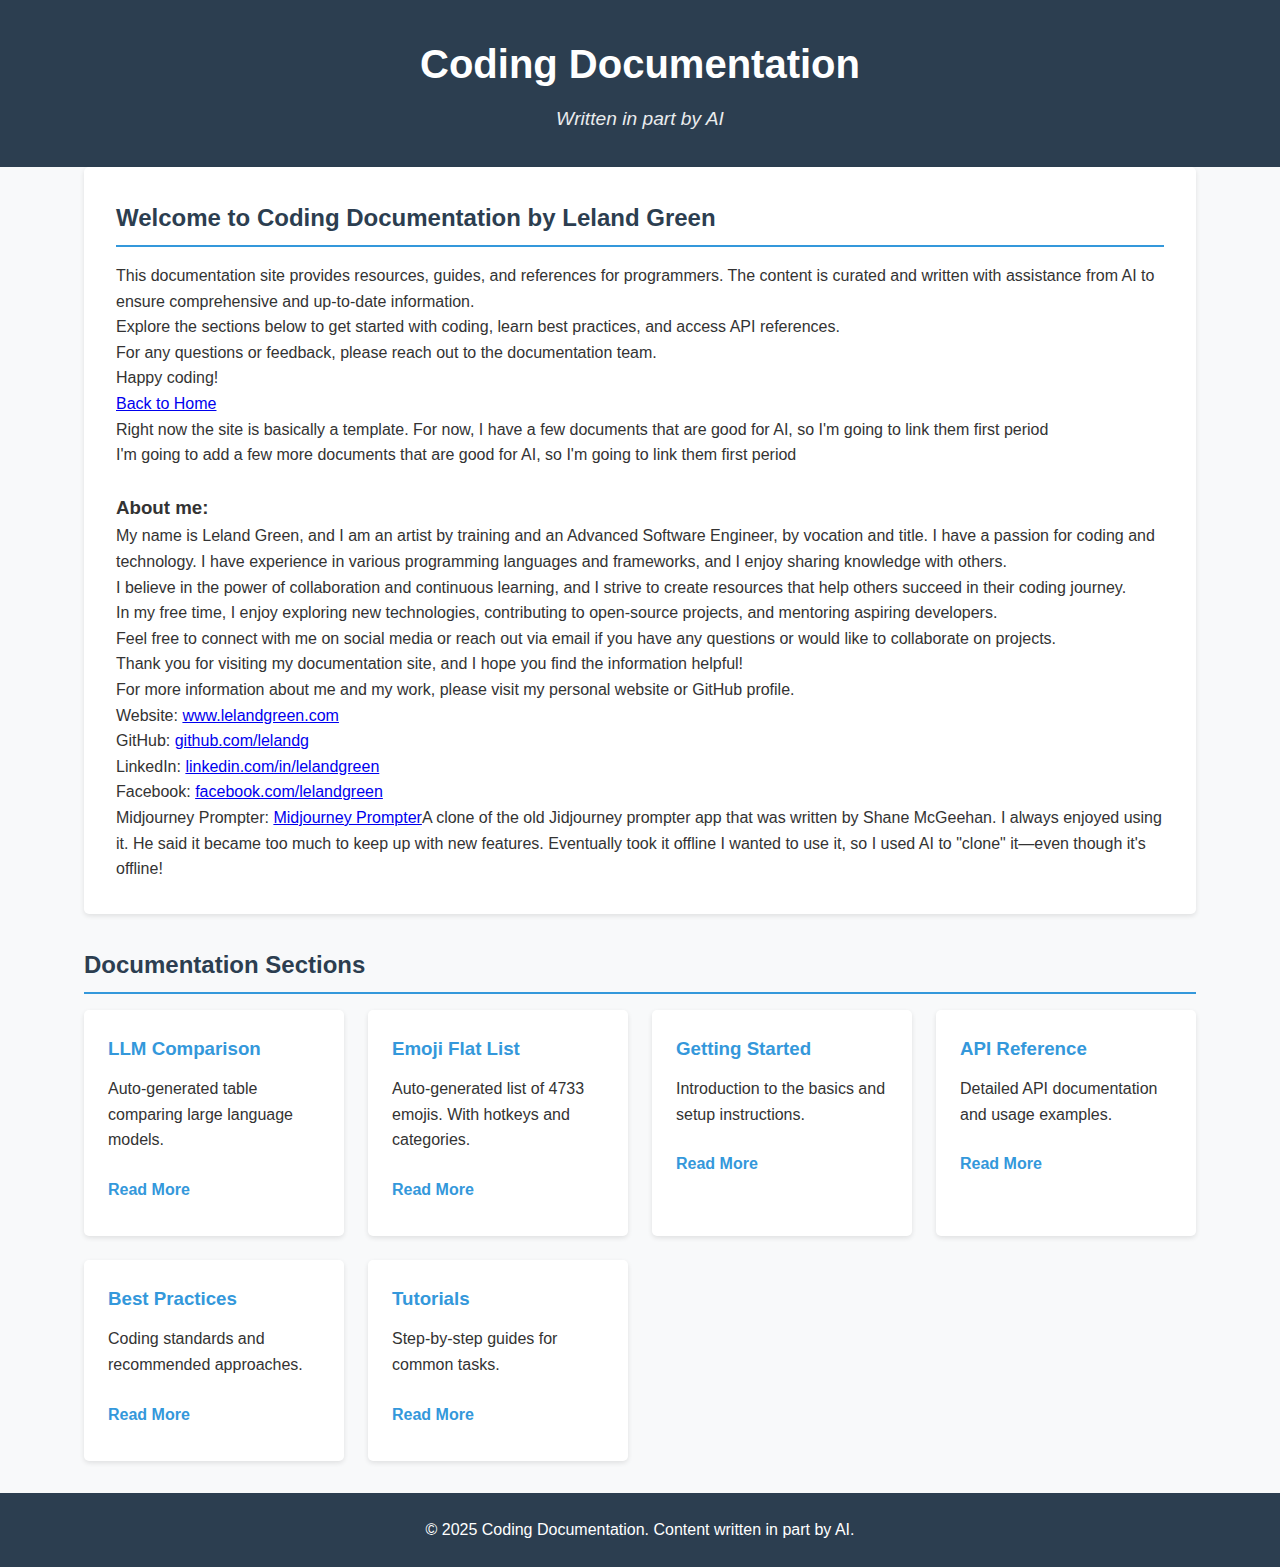
<file: index.html>
<!DOCTYPE html>
<html lang="en">
<head>
    <meta charset="UTF-8">
    <meta name="viewport" content="width=device-width, initial-scale=1.0">
    <title>Coding Documentation</title>
    <link rel="stylesheet" href="styles.css">
</head>
<body>
    <header>
        <div class="container">
            <h1>Coding Documentation</h1>
            <p class="subtitle">Written in part by AI</p>
        </div>
    </header>
    
    <main class="container">
        <section class="intro">
            <h2>Welcome to Coding Documentation by Leland Green</h2>
            <p>This documentation site provides resources, guides, and references for programmers. The content is curated and written with assistance from AI to ensure comprehensive and up-to-date information.</p>
            <p>Explore the sections below to get started with coding, learn best practices, and access API references.</p>
            <p>For any questions or feedback, please reach out to the documentation team.</p>
            <p>Happy coding!</p>
            <p class="back-link"><a href="index.html">Back to Home</a></p>
            <p>Right now the site is basically a template. For now, I have a few documents that are good for AI, so I'm going to link them first period </p>
            <p>I'm going to add a few more documents that are good for AI, so I'm going to link them first period </p>
            <br>
            <h3>About me:</h3>
            <p>My name is Leland Green, and I am an artist by training and an Advanced Software Engineer, by vocation and title.  I have a passion for coding and technology. I have experience in various programming languages and frameworks, and I enjoy sharing knowledge with others.</p>
            <p>I believe in the power of collaboration and continuous learning, and I strive to create resources that help others succeed in their coding journey.</p>
            <p>In my free time, I enjoy exploring new technologies, contributing to open-source projects, and mentoring aspiring developers.</p>
            <p>Feel free to connect with me on social media or reach out via email if you have any questions or would like to collaborate on projects.</p>
            <p>Thank you for visiting my documentation site, and I hope you find the information helpful!</p>
            <p>For more information about me and my work, please visit my personal website or GitHub profile.</p>
            <p>Website: <a href="https://www.lelandgreen.com">www.lelandgreen.com</a></p>
            <p>GitHub: <a href="https://github.com/lelandg?tab=repositories">github.com/lelandg</a></p>
            <p>LinkedIn: <a href="https://www.linkedin.com/in/lelandgreen/">linkedin.com/in/lelandgreen</a></p>
            <p>Facebook: <a href="https://www.facebook.com/lelandgreen">facebook.com/lelandgreen</a></p>
            <p>Midjourney Prompter: <a href="https://midjourneyprompterapp.streamlit.app/">Midjourney Prompter</a>A clone of the old Jidjourney prompter app that was written by Shane McGeehan. I always enjoyed using it. He said it became too much to keep up with new features. Eventually took it offline I wanted to use it, so I used AI to "clone" it—even though it's offline!</p>
            <p></p>
        </section>
        
        <section class="documentation-nav">
            <h2>Documentation Sections</h2>
            <div class="grid">
                <div class="card">
                    <h3>LLM Comparison</h3>
                    <p>Auto-generated table comparing large language models.</p>
                    <a href="LLM_Comparison_AutoTable.html">Read More</a>
                </div>
                <div class="card">
                    <h3>Emoji Flat List</h3>
                    <p>Auto-generated list of 4733 emojis. With hotkeys and categories.</p>
                    <a href="emojis_final.html">Read More</a>
                </div>
                <div class="card">
                    <h3>Getting Started</h3>
                    <p>Introduction to the basics and setup instructions.</p>
                    <a href="getting-started.html">Read More</a>
                </div>
                <div class="card">
                    <h3>API Reference</h3>
                    <p>Detailed API documentation and usage examples.</p>
                    <a href="api-reference.html">Read More</a>
                </div>
                <div class="card">
                    <h3>Best Practices</h3>
                    <p>Coding standards and recommended approaches.</p>
                    <a href="best-practices.html">Read More</a>
                </div>
                <div class="card">
                    <h3>Tutorials</h3>
                    <p>Step-by-step guides for common tasks.</p>
                    <a href="tutorials.html">Read More</a>
                </div>
            </div>
        </section>
    </main>
    
    <footer>
        <div class="container">
            <p>&copy; 2025 Coding Documentation. Content written in part by AI.</p>
        </div>
    </footer>
</body>
</html>
</file>
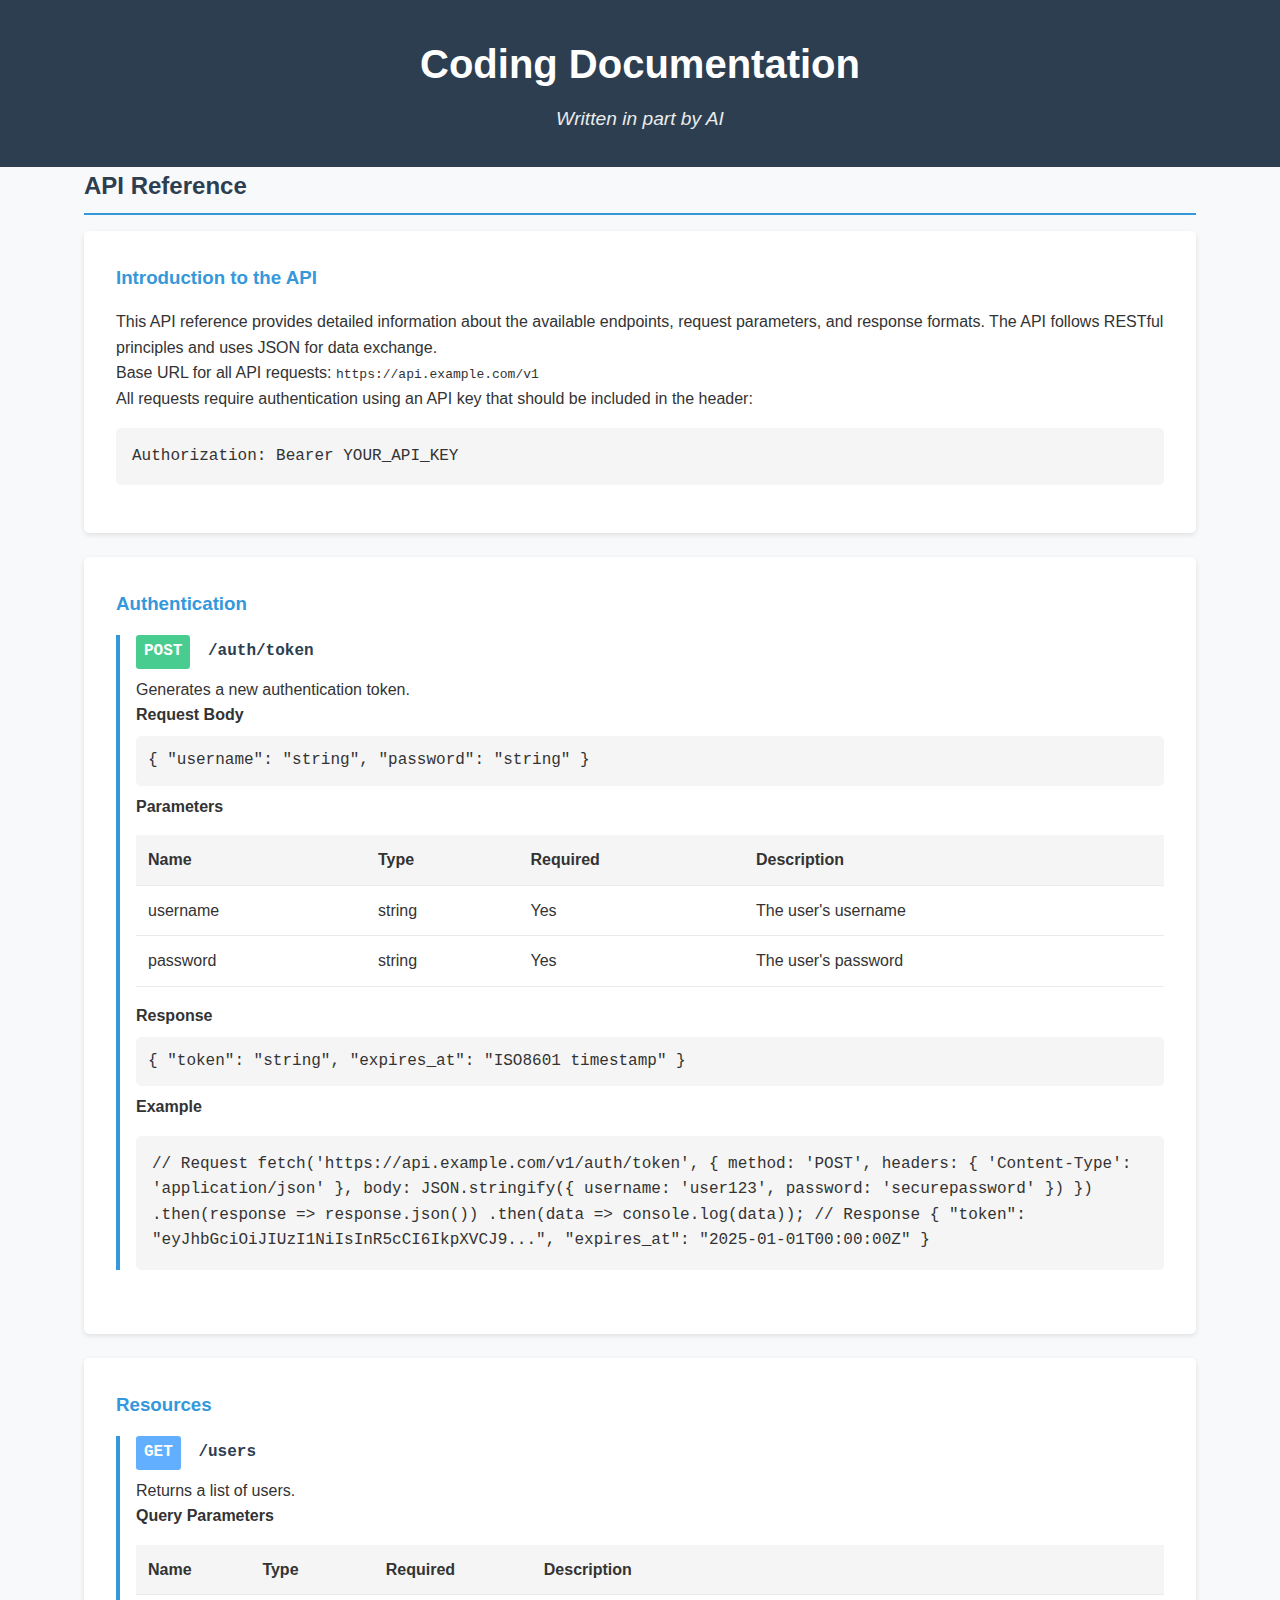
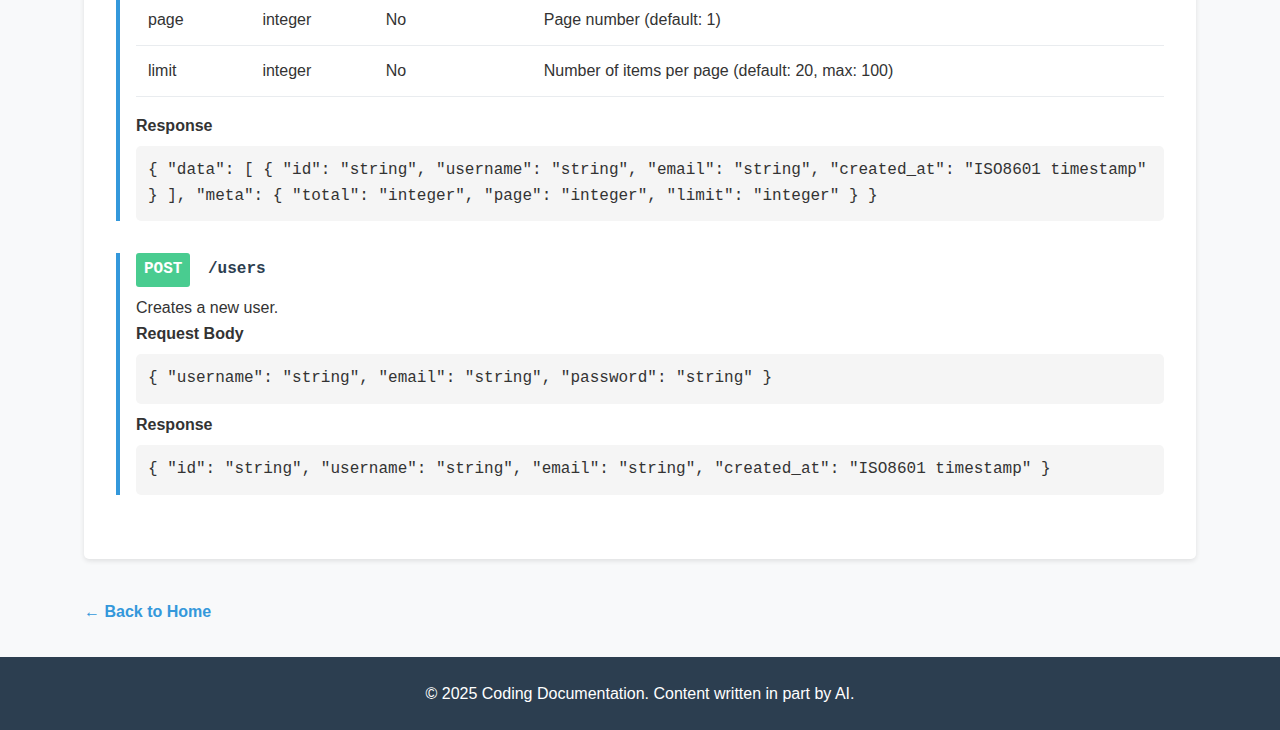
<file: api-reference.html>
<!DOCTYPE html>
<html lang="en">
<head>
    <meta charset="UTF-8">
    <meta name="viewport" content="width=device-width, initial-scale=1.0">
    <title>API Reference - Coding Documentation</title>
    <link rel="stylesheet" href="styles.css">
    <style>
        .content-section {
            background-color: white;
            padding: 2rem;
            border-radius: 5px;
            box-shadow: 0 2px 5px rgba(0, 0, 0, 0.1);
            margin-bottom: 1.5rem;
        }
        
        .content-section h3 {
            color: var(--primary-color);
            margin-bottom: 1rem;
        }
        
        .api-method {
            border-left: 4px solid var(--primary-color);
            padding-left: 1rem;
            margin-bottom: 2rem;
        }
        
        .method-name {
            font-weight: bold;
            color: var(--secondary-color);
            font-family: 'Courier New', Courier, monospace;
            margin-bottom: 0.5rem;
        }
        
        .method-signature {
            background-color: #f5f5f5;
            padding: 0.75rem;
            border-radius: 5px;
            font-family: 'Courier New', Courier, monospace;
            overflow-x: auto;
            margin: 0.5rem 0;
        }
        
        .parameter-table {
            width: 100%;
            border-collapse: collapse;
            margin: 1rem 0;
        }
        
        .parameter-table th, .parameter-table td {
            padding: 0.75rem;
            text-align: left;
            border-bottom: 1px solid var(--border-color);
        }
        
        .parameter-table th {
            background-color: #f5f5f5;
            font-weight: bold;
        }
        
        .return-value {
            margin-top: 1rem;
        }
        
        .example-code {
            background-color: #f5f5f5;
            padding: 1rem;
            border-radius: 5px;
            font-family: 'Courier New', Courier, monospace;
            overflow-x: auto;
            margin: 1rem 0;
        }
        
        .back-link {
            display: inline-block;
            margin-top: 1rem;
            color: var(--primary-color);
            text-decoration: none;
            font-weight: bold;
        }
        
        .back-link:hover {
            text-decoration: underline;
        }
        
        .http-method {
            display: inline-block;
            padding: 0.25rem 0.5rem;
            border-radius: 3px;
            font-weight: bold;
            margin-right: 0.5rem;
        }
        
        .get {
            background-color: #61affe;
            color: white;
        }
        
        .post {
            background-color: #49cc90;
            color: white;
        }
        
        .put {
            background-color: #fca130;
            color: white;
        }
        
        .delete {
            background-color: #f93e3e;
            color: white;
        }
    </style>
</head>
<body>
    <header>
        <div class="container">
            <h1>Coding Documentation</h1>
            <p class="subtitle">Written in part by AI</p>
        </div>
    </header>
    
    <main class="container">
        <h2>API Reference</h2>
        
        <div class="content-section">
            <h3>Introduction to the API</h3>
            <p>This API reference provides detailed information about the available endpoints, request parameters, and response formats. The API follows RESTful principles and uses JSON for data exchange.</p>
            <p>Base URL for all API requests: <code>https://api.example.com/v1</code></p>
            <p>All requests require authentication using an API key that should be included in the header:</p>
            <div class="example-code">
Authorization: Bearer YOUR_API_KEY
            </div>
        </div>
        
        <div class="content-section">
            <h3>Authentication</h3>
            <div class="api-method">
                <div class="method-name"><span class="http-method post">POST</span> /auth/token</div>
                <p>Generates a new authentication token.</p>
                
                <h4>Request Body</h4>
                <div class="method-signature">
{
  "username": "string",
  "password": "string"
}
                </div>
                
                <h4>Parameters</h4>
                <table class="parameter-table">
                    <thead>
                        <tr>
                            <th>Name</th>
                            <th>Type</th>
                            <th>Required</th>
                            <th>Description</th>
                        </tr>
                    </thead>
                    <tbody>
                        <tr>
                            <td>username</td>
                            <td>string</td>
                            <td>Yes</td>
                            <td>The user's username</td>
                        </tr>
                        <tr>
                            <td>password</td>
                            <td>string</td>
                            <td>Yes</td>
                            <td>The user's password</td>
                        </tr>
                    </tbody>
                </table>
                
                <h4>Response</h4>
                <div class="method-signature">
{
  "token": "string",
  "expires_at": "ISO8601 timestamp"
}
                </div>
                
                <h4>Example</h4>
                <div class="example-code">
// Request
fetch('https://api.example.com/v1/auth/token', {
  method: 'POST',
  headers: {
    'Content-Type': 'application/json'
  },
  body: JSON.stringify({
    username: 'user123',
    password: 'securepassword'
  })
})
.then(response => response.json())
.then(data => console.log(data));

// Response
{
  "token": "eyJhbGciOiJIUzI1NiIsInR5cCI6IkpXVCJ9...",
  "expires_at": "2025-01-01T00:00:00Z"
}
                </div>
            </div>
        </div>
        
        <div class="content-section">
            <h3>Resources</h3>
            
            <div class="api-method">
                <div class="method-name"><span class="http-method get">GET</span> /users</div>
                <p>Returns a list of users.</p>
                
                <h4>Query Parameters</h4>
                <table class="parameter-table">
                    <thead>
                        <tr>
                            <th>Name</th>
                            <th>Type</th>
                            <th>Required</th>
                            <th>Description</th>
                        </tr>
                    </thead>
                    <tbody>
                        <tr>
                            <td>page</td>
                            <td>integer</td>
                            <td>No</td>
                            <td>Page number (default: 1)</td>
                        </tr>
                        <tr>
                            <td>limit</td>
                            <td>integer</td>
                            <td>No</td>
                            <td>Number of items per page (default: 20, max: 100)</td>
                        </tr>
                    </tbody>
                </table>
                
                <h4>Response</h4>
                <div class="method-signature">
{
  "data": [
    {
      "id": "string",
      "username": "string",
      "email": "string",
      "created_at": "ISO8601 timestamp"
    }
  ],
  "meta": {
    "total": "integer",
    "page": "integer",
    "limit": "integer"
  }
}
                </div>
            </div>
            
            <div class="api-method">
                <div class="method-name"><span class="http-method post">POST</span> /users</div>
                <p>Creates a new user.</p>
                
                <h4>Request Body</h4>
                <div class="method-signature">
{
  "username": "string",
  "email": "string",
  "password": "string"
}
                </div>
                
                <h4>Response</h4>
                <div class="method-signature">
{
  "id": "string",
  "username": "string",
  "email": "string",
  "created_at": "ISO8601 timestamp"
}
                </div>
            </div>
        </div>
        
        <a href="index.html" class="back-link">← Back to Home</a>
    </main>
    
    <footer>
        <div class="container">
            <p>&copy; 2025 Coding Documentation. Content written in part by AI.</p>
        </div>
    </footer>
</body>
</html>
</file>
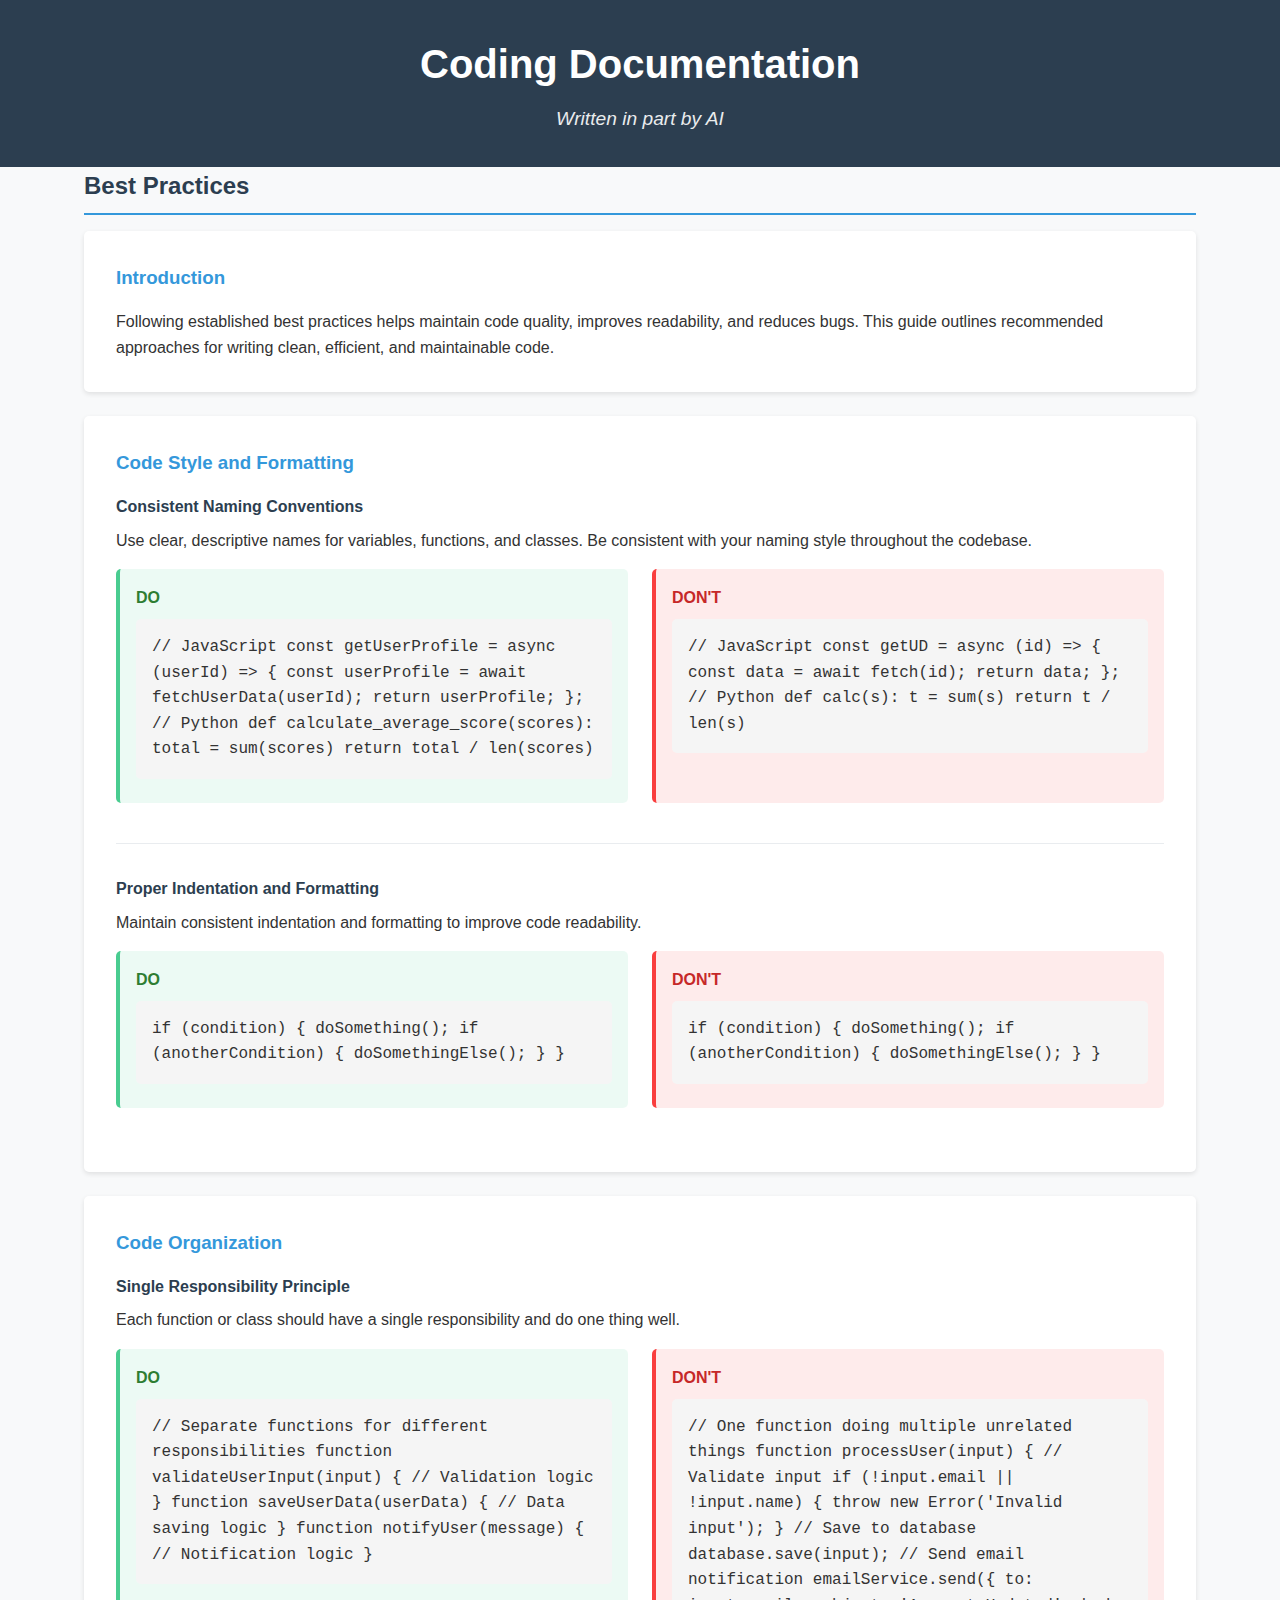
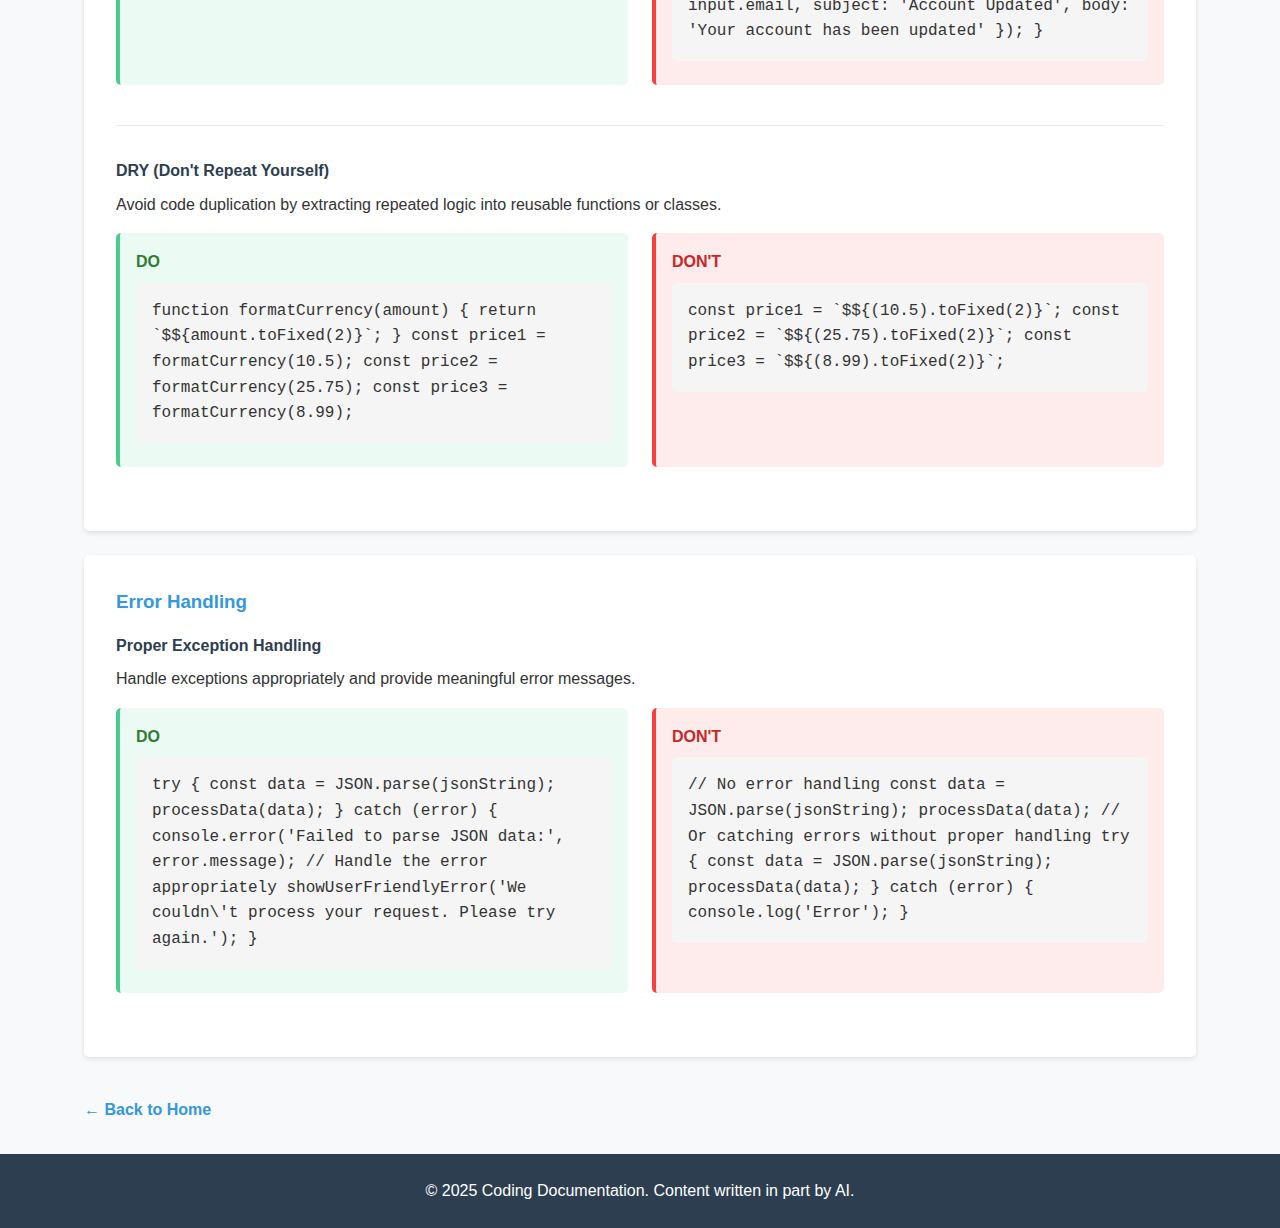
<file: best-practices.html>
<!DOCTYPE html>
<html lang="en">
<head>
    <meta charset="UTF-8">
    <meta name="viewport" content="width=device-width, initial-scale=1.0">
    <title>Best Practices - Coding Documentation</title>
    <link rel="stylesheet" href="styles.css">
    <style>
        .content-section {
            background-color: white;
            padding: 2rem;
            border-radius: 5px;
            box-shadow: 0 2px 5px rgba(0, 0, 0, 0.1);
            margin-bottom: 1.5rem;
        }
        
        .content-section h3 {
            color: var(--primary-color);
            margin-bottom: 1rem;
        }
        
        .practice-item {
            margin-bottom: 2rem;
            border-bottom: 1px solid var(--border-color);
            padding-bottom: 1.5rem;
        }
        
        .practice-item:last-child {
            border-bottom: none;
            padding-bottom: 0;
        }
        
        .practice-title {
            font-weight: bold;
            color: var(--secondary-color);
            margin-bottom: 0.5rem;
        }
        
        .do-dont {
            display: flex;
            flex-wrap: wrap;
            gap: 1.5rem;
            margin: 1rem 0;
        }
        
        .do, .dont {
            flex: 1;
            min-width: 300px;
            padding: 1rem;
            border-radius: 5px;
        }
        
        .do {
            background-color: rgba(73, 204, 144, 0.1);
            border-left: 4px solid #49cc90;
        }
        
        .dont {
            background-color: rgba(249, 62, 62, 0.1);
            border-left: 4px solid #f93e3e;
        }
        
        .label {
            font-weight: bold;
            margin-bottom: 0.5rem;
            display: block;
        }
        
        .do .label {
            color: #2e7d32;
        }
        
        .dont .label {
            color: #c62828;
        }
        
        .code-example {
            background-color: #f5f5f5;
            padding: 1rem;
            border-radius: 5px;
            font-family: 'Courier New', Courier, monospace;
            overflow-x: auto;
            margin: 0.5rem 0;
        }
        
        .back-link {
            display: inline-block;
            margin-top: 1rem;
            color: var(--primary-color);
            text-decoration: none;
            font-weight: bold;
        }
        
        .back-link:hover {
            text-decoration: underline;
        }
    </style>
</head>
<body>
    <header>
        <div class="container">
            <h1>Coding Documentation</h1>
            <p class="subtitle">Written in part by AI</p>
        </div>
    </header>
    
    <main class="container">
        <h2>Best Practices</h2>
        
        <div class="content-section">
            <h3>Introduction</h3>
            <p>Following established best practices helps maintain code quality, improves readability, and reduces bugs. This guide outlines recommended approaches for writing clean, efficient, and maintainable code.</p>
        </div>
        
        <div class="content-section">
            <h3>Code Style and Formatting</h3>
            
            <div class="practice-item">
                <h4 class="practice-title">Consistent Naming Conventions</h4>
                <p>Use clear, descriptive names for variables, functions, and classes. Be consistent with your naming style throughout the codebase.</p>
                
                <div class="do-dont">
                    <div class="do">
                        <span class="label">DO</span>
                        <div class="code-example">
// JavaScript
const getUserProfile = async (userId) => {
  const userProfile = await fetchUserData(userId);
  return userProfile;
};

// Python
def calculate_average_score(scores):
    total = sum(scores)
    return total / len(scores)
                        </div>
                    </div>
                    
                    <div class="dont">
                        <span class="label">DON'T</span>
                        <div class="code-example">
// JavaScript
const getUD = async (id) => {
  const data = await fetch(id);
  return data;
};

// Python
def calc(s):
    t = sum(s)
    return t / len(s)
                        </div>
                    </div>
                </div>
            </div>
            
            <div class="practice-item">
                <h4 class="practice-title">Proper Indentation and Formatting</h4>
                <p>Maintain consistent indentation and formatting to improve code readability.</p>
                
                <div class="do-dont">
                    <div class="do">
                        <span class="label">DO</span>
                        <div class="code-example">
if (condition) {
  doSomething();
  if (anotherCondition) {
    doSomethingElse();
  }
}
                        </div>
                    </div>
                    
                    <div class="dont">
                        <span class="label">DON'T</span>
                        <div class="code-example">
if (condition) {
doSomething();
if (anotherCondition) {
doSomethingElse();
}
}
                        </div>
                    </div>
                </div>
            </div>
        </div>
        
        <div class="content-section">
            <h3>Code Organization</h3>
            
            <div class="practice-item">
                <h4 class="practice-title">Single Responsibility Principle</h4>
                <p>Each function or class should have a single responsibility and do one thing well.</p>
                
                <div class="do-dont">
                    <div class="do">
                        <span class="label">DO</span>
                        <div class="code-example">
// Separate functions for different responsibilities
function validateUserInput(input) {
  // Validation logic
}

function saveUserData(userData) {
  // Data saving logic
}

function notifyUser(message) {
  // Notification logic
}
                        </div>
                    </div>
                    
                    <div class="dont">
                        <span class="label">DON'T</span>
                        <div class="code-example">
// One function doing multiple unrelated things
function processUser(input) {
  // Validate input
  if (!input.email || !input.name) {
    throw new Error('Invalid input');
  }
  
  // Save to database
  database.save(input);
  
  // Send email notification
  emailService.send({
    to: input.email,
    subject: 'Account Updated',
    body: 'Your account has been updated'
  });
}
                        </div>
                    </div>
                </div>
            </div>
            
            <div class="practice-item">
                <h4 class="practice-title">DRY (Don't Repeat Yourself)</h4>
                <p>Avoid code duplication by extracting repeated logic into reusable functions or classes.</p>
                
                <div class="do-dont">
                    <div class="do">
                        <span class="label">DO</span>
                        <div class="code-example">
function formatCurrency(amount) {
  return `$${amount.toFixed(2)}`;
}

const price1 = formatCurrency(10.5);
const price2 = formatCurrency(25.75);
const price3 = formatCurrency(8.99);
                        </div>
                    </div>
                    
                    <div class="dont">
                        <span class="label">DON'T</span>
                        <div class="code-example">
const price1 = `$${(10.5).toFixed(2)}`;
const price2 = `$${(25.75).toFixed(2)}`;
const price3 = `$${(8.99).toFixed(2)}`;
                        </div>
                    </div>
                </div>
            </div>
        </div>
        
        <div class="content-section">
            <h3>Error Handling</h3>
            
            <div class="practice-item">
                <h4 class="practice-title">Proper Exception Handling</h4>
                <p>Handle exceptions appropriately and provide meaningful error messages.</p>
                
                <div class="do-dont">
                    <div class="do">
                        <span class="label">DO</span>
                        <div class="code-example">
try {
  const data = JSON.parse(jsonString);
  processData(data);
} catch (error) {
  console.error('Failed to parse JSON data:', error.message);
  // Handle the error appropriately
  showUserFriendlyError('We couldn\'t process your request. Please try again.');
}
                        </div>
                    </div>
                    
                    <div class="dont">
                        <span class="label">DON'T</span>
                        <div class="code-example">
// No error handling
const data = JSON.parse(jsonString);
processData(data);

// Or catching errors without proper handling
try {
  const data = JSON.parse(jsonString);
  processData(data);
} catch (error) {
  console.log('Error');
}
                        </div>
                    </div>
                </div>
            </div>
        </div>
        
        <a href="index.html" class="back-link">← Back to Home</a>
    </main>
    
    <footer>
        <div class="container">
            <p>&copy; 2025 Coding Documentation. Content written in part by AI.</p>
        </div>
    </footer>
</body>
</html>
</file>
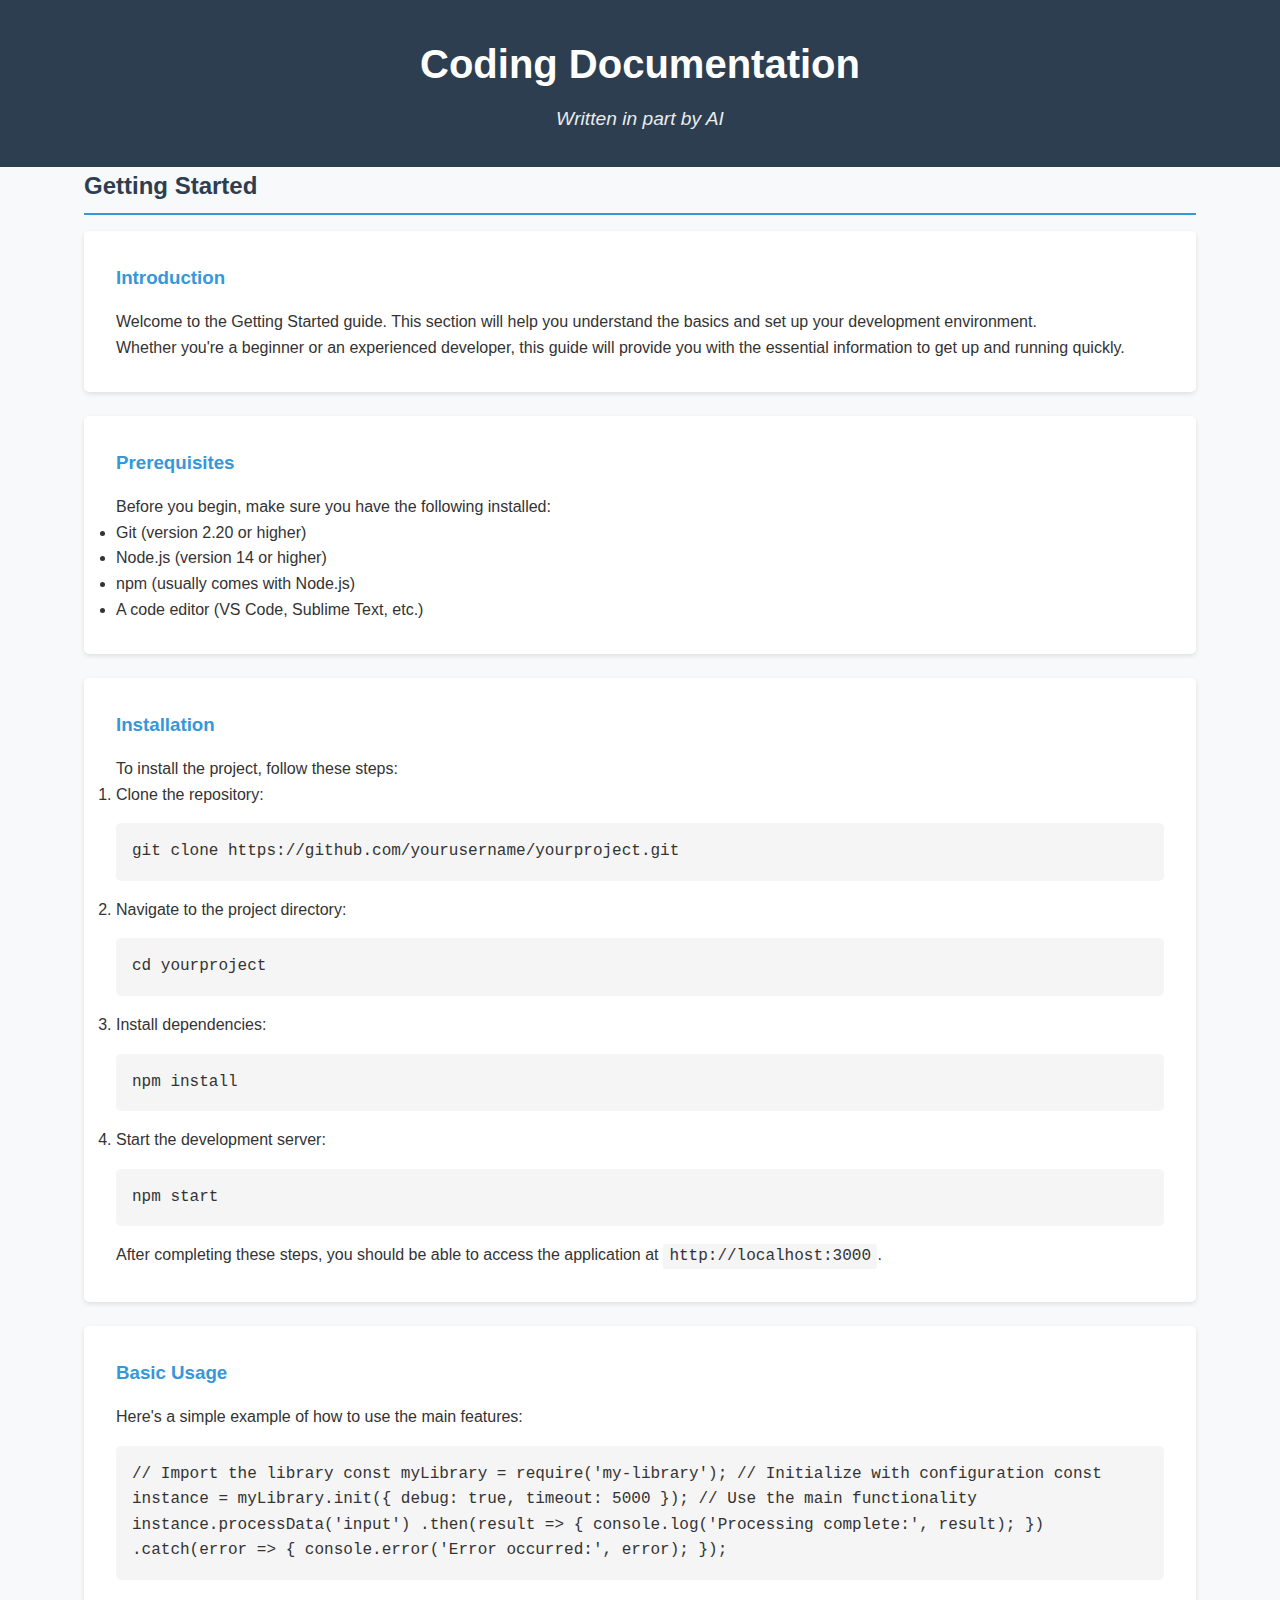
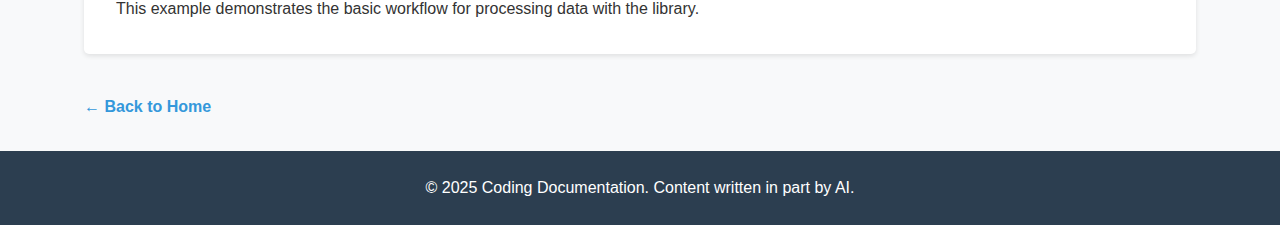
<file: getting-started.html>
<!DOCTYPE html>
<html lang="en">
<head>
    <meta charset="UTF-8">
    <meta name="viewport" content="width=device-width, initial-scale=1.0">
    <title>Getting Started - Coding Documentation</title>
    <link rel="stylesheet" href="styles.css">
    <style>
        .content-section {
            background-color: white;
            padding: 2rem;
            border-radius: 5px;
            box-shadow: 0 2px 5px rgba(0, 0, 0, 0.1);
            margin-bottom: 1.5rem;
        }
        
        .content-section h3 {
            color: var(--primary-color);
            margin-bottom: 1rem;
        }
        
        .content-section code {
            background-color: #f5f5f5;
            padding: 0.2rem 0.4rem;
            border-radius: 3px;
            font-family: 'Courier New', Courier, monospace;
        }
        
        .code-block {
            background-color: #f5f5f5;
            padding: 1rem;
            border-radius: 5px;
            font-family: 'Courier New', Courier, monospace;
            overflow-x: auto;
            margin: 1rem 0;
        }
        
        .back-link {
            display: inline-block;
            margin-top: 1rem;
            color: var(--primary-color);
            text-decoration: none;
            font-weight: bold;
        }
        
        .back-link:hover {
            text-decoration: underline;
        }
    </style>
</head>
<body>
    <header>
        <div class="container">
            <h1>Coding Documentation</h1>
            <p class="subtitle">Written in part by AI</p>
        </div>
    </header>
    
    <main class="container">
        <h2>Getting Started</h2>
        
        <div class="content-section">
            <h3>Introduction</h3>
            <p>Welcome to the Getting Started guide. This section will help you understand the basics and set up your development environment.</p>
            <p>Whether you're a beginner or an experienced developer, this guide will provide you with the essential information to get up and running quickly.</p>
        </div>
        
        <div class="content-section">
            <h3>Prerequisites</h3>
            <p>Before you begin, make sure you have the following installed:</p>
            <ul>
                <li>Git (version 2.20 or higher)</li>
                <li>Node.js (version 14 or higher)</li>
                <li>npm (usually comes with Node.js)</li>
                <li>A code editor (VS Code, Sublime Text, etc.)</li>
            </ul>
        </div>
        
        <div class="content-section">
            <h3>Installation</h3>
            <p>To install the project, follow these steps:</p>
            <ol>
                <li>Clone the repository:
                    <div class="code-block">git clone https://github.com/yourusername/yourproject.git</div>
                </li>
                <li>Navigate to the project directory:
                    <div class="code-block">cd yourproject</div>
                </li>
                <li>Install dependencies:
                    <div class="code-block">npm install</div>
                </li>
                <li>Start the development server:
                    <div class="code-block">npm start</div>
                </li>
            </ol>
            <p>After completing these steps, you should be able to access the application at <code>http://localhost:3000</code>.</p>
        </div>
        
        <div class="content-section">
            <h3>Basic Usage</h3>
            <p>Here's a simple example of how to use the main features:</p>
            <div class="code-block">
// Import the library
const myLibrary = require('my-library');

// Initialize with configuration
const instance = myLibrary.init({
  debug: true,
  timeout: 5000
});

// Use the main functionality
instance.processData('input')
  .then(result => {
    console.log('Processing complete:', result);
  })
  .catch(error => {
    console.error('Error occurred:', error);
  });
            </div>
            <p>This example demonstrates the basic workflow for processing data with the library.</p>
        </div>
        
        <a href="index.html" class="back-link">← Back to Home</a>
    </main>
    
    <footer>
        <div class="container">
            <p>&copy; 2025 Coding Documentation. Content written in part by AI.</p>
        </div>
    </footer>
</body>
</html>
</file>
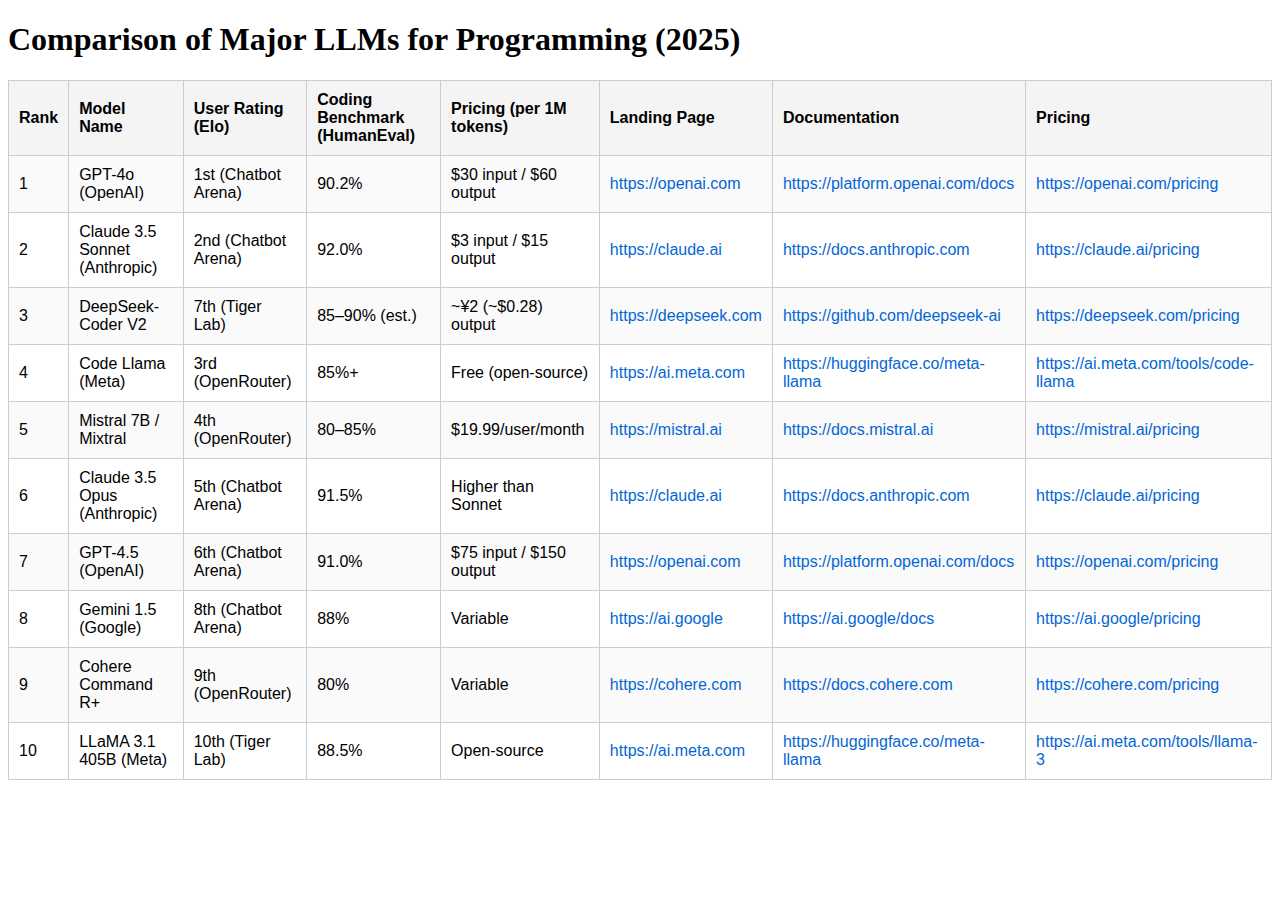
<file: LLM_Comparison_AutoTable.html>
<!DOCTYPE html>
<html>
<head>
    <meta charset="utf-8">
    <title>Comparison of Major LLMs for Programming (2025)</title>
    <style>
        table { 
            width: 100%; 
            border-collapse: collapse; 
            table-layout: auto; 
            font-family: Arial, sans-serif; 
        }
        th, td { 
            border: 1px solid #ccc; 
            padding: 10px; 
            text-align: left; 
        }
        th { 
            background-color: #f4f4f4; 
        }
        tr:nth-child(even) { 
            background-color: #fafafa; 
        }
        a { 
            color: #0366d6; 
            text-decoration: none; 
        }
        a:hover { 
            text-decoration: underline; 
        }
    </style>
</head>
<body>
    <h1>Comparison of Major LLMs for Programming (2025)</h1>
    <table>
        <tr><th>Rank</th><th>Model Name</th><th>User Rating (Elo)</th><th>Coding Benchmark (HumanEval)</th><th>Pricing (per 1M tokens)</th><th>Landing Page</th><th>Documentation</th><th>Pricing</th></tr><tr><td>1</td><td>GPT-4o (OpenAI)</td><td>1st (Chatbot Arena)</td><td>90.2%</td><td>$30 input / $60 output</td><td><a href="https://openai.com">https://openai.com</a></td><td><a href="https://platform.openai.com/docs">https://platform.openai.com/docs</a></td><td><a href="https://openai.com/pricing">https://openai.com/pricing</a></td></tr><tr><td>2</td><td>Claude 3.5 Sonnet (Anthropic)</td><td>2nd (Chatbot Arena)</td><td>92.0%</td><td>$3 input / $15 output</td><td><a href="https://claude.ai">https://claude.ai</a></td><td><a href="https://docs.anthropic.com">https://docs.anthropic.com</a></td><td><a href="https://claude.ai/pricing">https://claude.ai/pricing</a></td></tr><tr><td>3</td><td>DeepSeek-Coder V2</td><td>7th (Tiger Lab)</td><td>85–90% (est.)</td><td>~¥2 (~$0.28) output</td><td><a href="https://deepseek.com">https://deepseek.com</a></td><td><a href="https://github.com/deepseek-ai">https://github.com/deepseek-ai</a></td><td><a href="https://deepseek.com/pricing">https://deepseek.com/pricing</a></td></tr><tr><td>4</td><td>Code Llama (Meta)</td><td>3rd (OpenRouter)</td><td>85%+</td><td>Free (open-source)</td><td><a href="https://ai.meta.com">https://ai.meta.com</a></td><td><a href="https://huggingface.co/meta-llama">https://huggingface.co/meta-llama</a></td><td><a href="https://ai.meta.com/tools/code-llama">https://ai.meta.com/tools/code-llama</a></td></tr><tr><td>5</td><td>Mistral 7B / Mixtral</td><td>4th (OpenRouter)</td><td>80–85%</td><td>$19.99/user/month</td><td><a href="https://mistral.ai">https://mistral.ai</a></td><td><a href="https://docs.mistral.ai">https://docs.mistral.ai</a></td><td><a href="https://mistral.ai/pricing">https://mistral.ai/pricing</a></td></tr><tr><td>6</td><td>Claude 3.5 Opus (Anthropic)</td><td>5th (Chatbot Arena)</td><td>91.5%</td><td>Higher than Sonnet</td><td><a href="https://claude.ai">https://claude.ai</a></td><td><a href="https://docs.anthropic.com">https://docs.anthropic.com</a></td><td><a href="https://claude.ai/pricing">https://claude.ai/pricing</a></td></tr><tr><td>7</td><td>GPT-4.5 (OpenAI)</td><td>6th (Chatbot Arena)</td><td>91.0%</td><td>$75 input / $150 output</td><td><a href="https://openai.com">https://openai.com</a></td><td><a href="https://platform.openai.com/docs">https://platform.openai.com/docs</a></td><td><a href="https://openai.com/pricing">https://openai.com/pricing</a></td></tr><tr><td>8</td><td>Gemini 1.5 (Google)</td><td>8th (Chatbot Arena)</td><td>88%</td><td>Variable</td><td><a href="https://ai.google">https://ai.google</a></td><td><a href="https://ai.google/docs">https://ai.google/docs</a></td><td><a href="https://ai.google/pricing">https://ai.google/pricing</a></td></tr><tr><td>9</td><td>Cohere Command R+</td><td>9th (OpenRouter)</td><td>80%</td><td>Variable</td><td><a href="https://cohere.com">https://cohere.com</a></td><td><a href="https://docs.cohere.com">https://docs.cohere.com</a></td><td><a href="https://cohere.com/pricing">https://cohere.com/pricing</a></td></tr><tr><td>10</td><td>LLaMA 3.1 405B (Meta)</td><td>10th (Tiger Lab)</td><td>88.5%</td><td>Open-source</td><td><a href="https://ai.meta.com">https://ai.meta.com</a></td><td><a href="https://huggingface.co/meta-llama">https://huggingface.co/meta-llama</a></td><td><a href="https://ai.meta.com/tools/llama-3">https://ai.meta.com/tools/llama-3</a></td></tr>
    </table>
</body>
</html>
</file>
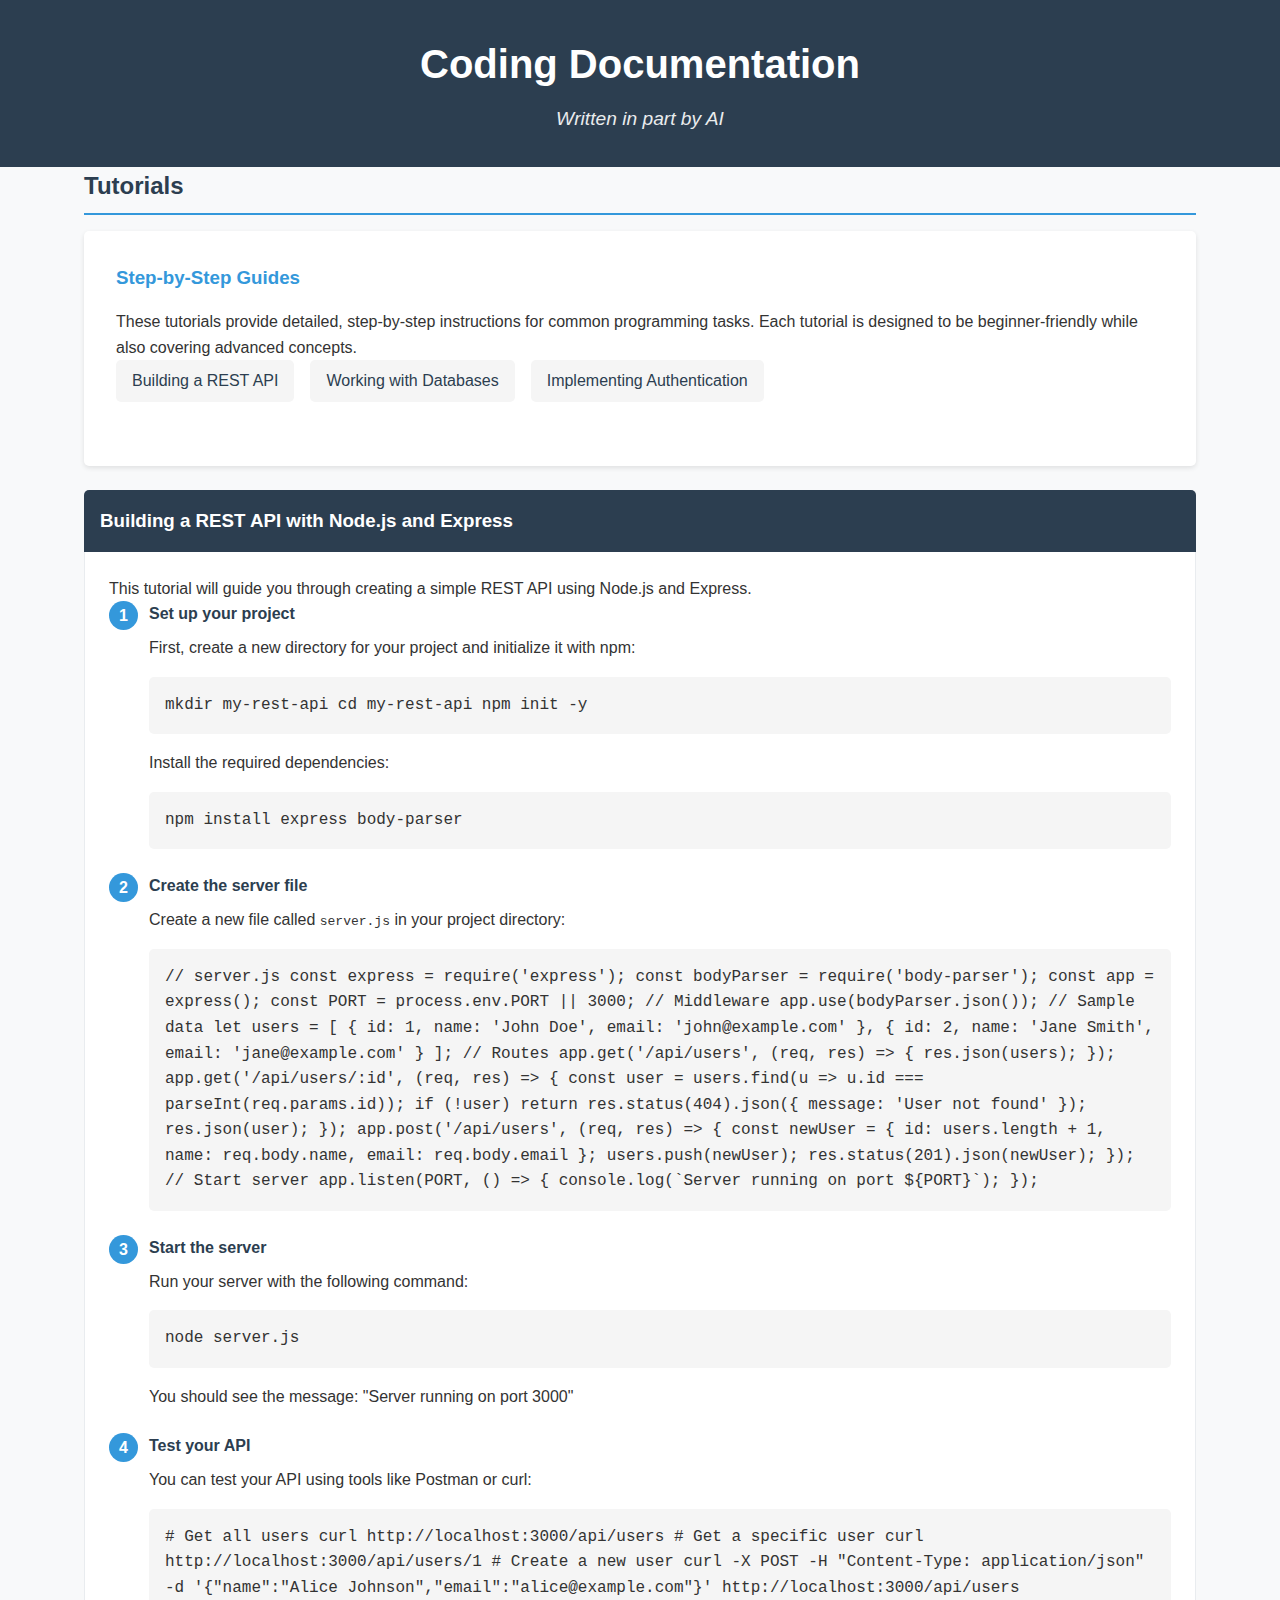
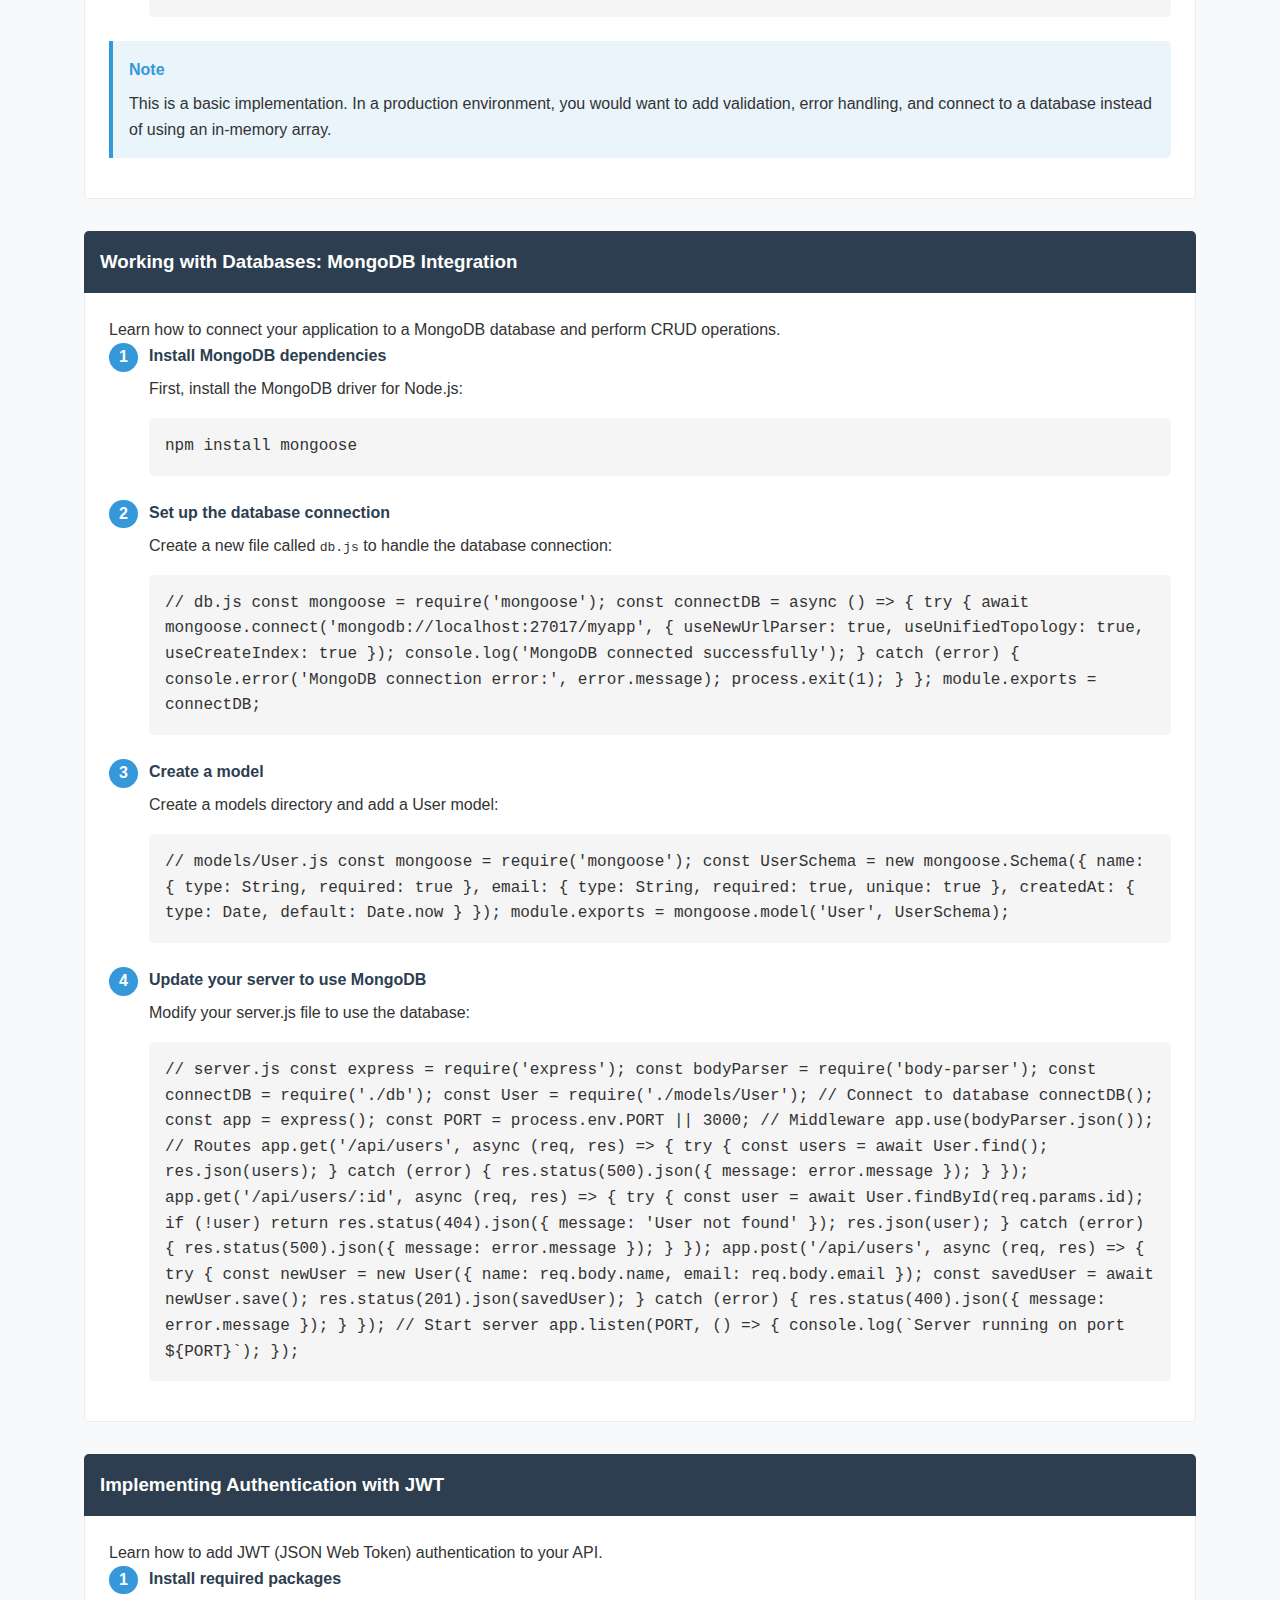
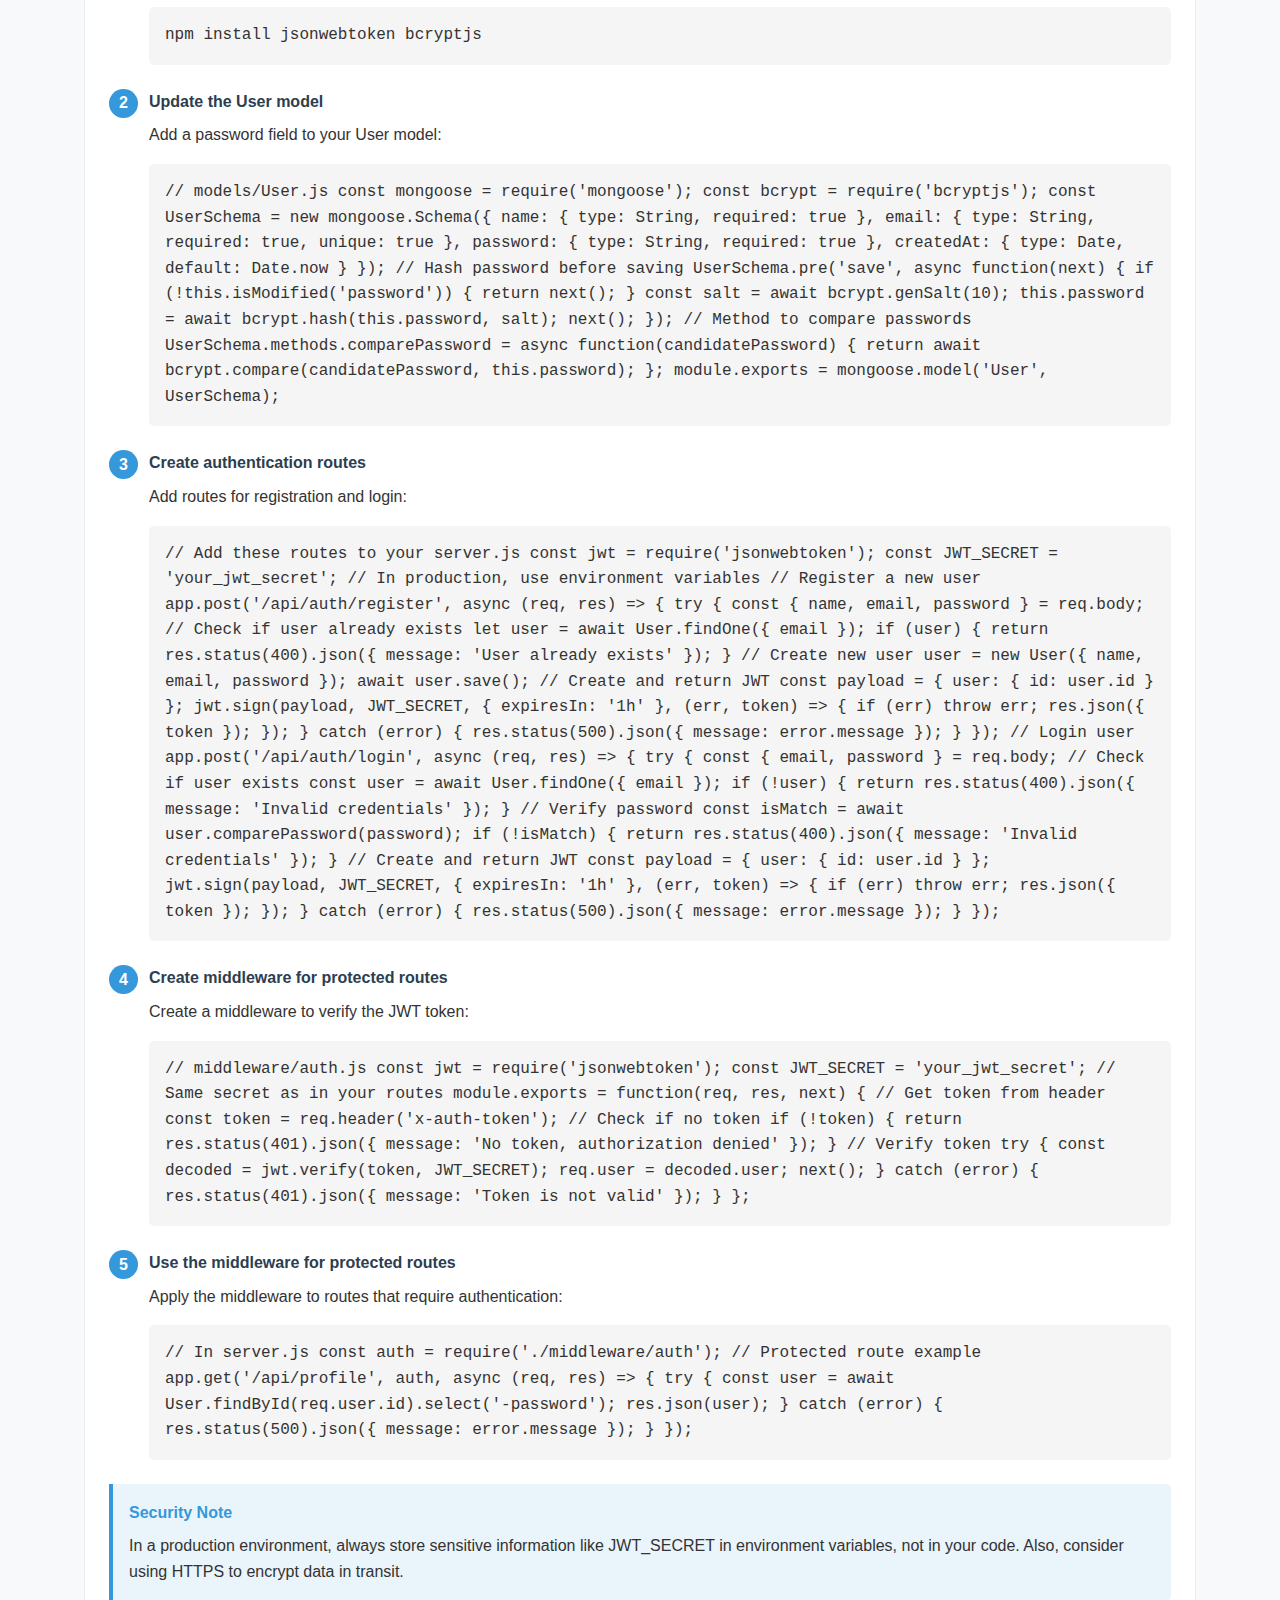
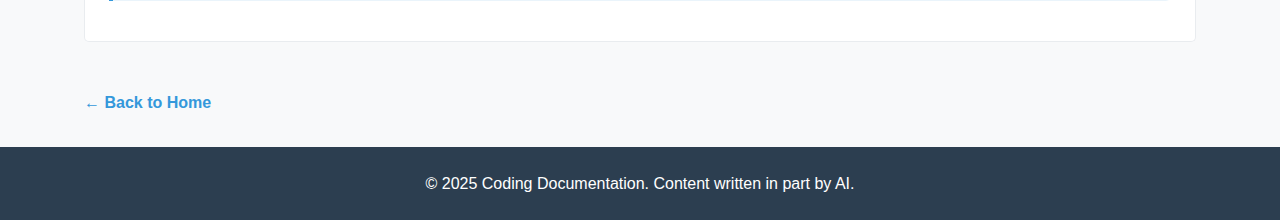
<file: tutorials.html>
<!DOCTYPE html>
<html lang="en">
<head>
    <meta charset="UTF-8">
    <meta name="viewport" content="width=device-width, initial-scale=1.0">
    <title>Tutorials - Coding Documentation</title>
    <link rel="stylesheet" href="styles.css">
    <style>
        .content-section {
            background-color: white;
            padding: 2rem;
            border-radius: 5px;
            box-shadow: 0 2px 5px rgba(0, 0, 0, 0.1);
            margin-bottom: 1.5rem;
        }
        
        .content-section h3 {
            color: var(--primary-color);
            margin-bottom: 1rem;
        }
        
        .tutorial {
            margin-bottom: 2rem;
        }
        
        .tutorial-header {
            background-color: var(--secondary-color);
            color: white;
            padding: 1rem;
            border-radius: 5px 5px 0 0;
            margin-bottom: 0;
        }
        
        .tutorial-content {
            border: 1px solid var(--border-color);
            border-top: none;
            border-radius: 0 0 5px 5px;
            padding: 1.5rem;
            background-color: white;
        }
        
        .step {
            margin-bottom: 1.5rem;
            counter-increment: step-counter;
            position: relative;
            padding-left: 2.5rem;
        }
        
        .step:before {
            content: counter(step-counter);
            position: absolute;
            left: 0;
            top: 0;
            background-color: var(--primary-color);
            color: white;
            width: 1.8rem;
            height: 1.8rem;
            border-radius: 50%;
            display: flex;
            align-items: center;
            justify-content: center;
            font-weight: bold;
        }
        
        .step:last-child {
            margin-bottom: 0;
        }
        
        .step h4 {
            color: var(--secondary-color);
            margin-bottom: 0.5rem;
        }
        
        .code-block {
            background-color: #f5f5f5;
            padding: 1rem;
            border-radius: 5px;
            font-family: 'Courier New', Courier, monospace;
            overflow-x: auto;
            margin: 1rem 0;
        }
        
        .note {
            background-color: rgba(52, 152, 219, 0.1);
            border-left: 4px solid var(--primary-color);
            padding: 1rem;
            margin: 1rem 0;
            border-radius: 0 5px 5px 0;
        }
        
        .note-title {
            font-weight: bold;
            color: var(--primary-color);
            margin-bottom: 0.5rem;
        }
        
        .back-link {
            display: inline-block;
            margin-top: 1rem;
            color: var(--primary-color);
            text-decoration: none;
            font-weight: bold;
        }
        
        .back-link:hover {
            text-decoration: underline;
        }
        
        .tutorial-nav {
            display: flex;
            flex-wrap: wrap;
            gap: 1rem;
            margin-bottom: 2rem;
        }
        
        .tutorial-nav a {
            background-color: #f5f5f5;
            padding: 0.5rem 1rem;
            border-radius: 5px;
            text-decoration: none;
            color: var(--secondary-color);
            transition: background-color 0.3s ease;
        }
        
        .tutorial-nav a:hover {
            background-color: #e9ecef;
        }
    </style>
</head>
<body>
    <header>
        <div class="container">
            <h1>Coding Documentation</h1>
            <p class="subtitle">Written in part by AI</p>
        </div>
    </header>
    
    <main class="container">
        <h2>Tutorials</h2>
        
        <div class="content-section">
            <h3>Step-by-Step Guides</h3>
            <p>These tutorials provide detailed, step-by-step instructions for common programming tasks. Each tutorial is designed to be beginner-friendly while also covering advanced concepts.</p>
            
            <div class="tutorial-nav">
                <a href="#tutorial1">Building a REST API</a>
                <a href="#tutorial2">Working with Databases</a>
                <a href="#tutorial3">Implementing Authentication</a>
            </div>
        </div>
        
        <div id="tutorial1" class="tutorial">
            <h3 class="tutorial-header">Building a REST API with Node.js and Express</h3>
            <div class="tutorial-content">
                <p>This tutorial will guide you through creating a simple REST API using Node.js and Express.</p>
                
                <div class="step">
                    <h4>Set up your project</h4>
                    <p>First, create a new directory for your project and initialize it with npm:</p>
                    <div class="code-block">
mkdir my-rest-api
cd my-rest-api
npm init -y
                    </div>
                    <p>Install the required dependencies:</p>
                    <div class="code-block">
npm install express body-parser
                    </div>
                </div>
                
                <div class="step">
                    <h4>Create the server file</h4>
                    <p>Create a new file called <code>server.js</code> in your project directory:</p>
                    <div class="code-block">
// server.js
const express = require('express');
const bodyParser = require('body-parser');

const app = express();
const PORT = process.env.PORT || 3000;

// Middleware
app.use(bodyParser.json());

// Sample data
let users = [
  { id: 1, name: 'John Doe', email: 'john@example.com' },
  { id: 2, name: 'Jane Smith', email: 'jane@example.com' }
];

// Routes
app.get('/api/users', (req, res) => {
  res.json(users);
});

app.get('/api/users/:id', (req, res) => {
  const user = users.find(u => u.id === parseInt(req.params.id));
  if (!user) return res.status(404).json({ message: 'User not found' });
  res.json(user);
});

app.post('/api/users', (req, res) => {
  const newUser = {
    id: users.length + 1,
    name: req.body.name,
    email: req.body.email
  };
  
  users.push(newUser);
  res.status(201).json(newUser);
});

// Start server
app.listen(PORT, () => {
  console.log(`Server running on port ${PORT}`);
});
                    </div>
                </div>
                
                <div class="step">
                    <h4>Start the server</h4>
                    <p>Run your server with the following command:</p>
                    <div class="code-block">
node server.js
                    </div>
                    <p>You should see the message: "Server running on port 3000"</p>
                </div>
                
                <div class="step">
                    <h4>Test your API</h4>
                    <p>You can test your API using tools like Postman or curl:</p>
                    <div class="code-block">
# Get all users
curl http://localhost:3000/api/users

# Get a specific user
curl http://localhost:3000/api/users/1

# Create a new user
curl -X POST -H "Content-Type: application/json" -d '{"name":"Alice Johnson","email":"alice@example.com"}' http://localhost:3000/api/users
                    </div>
                </div>
                
                <div class="note">
                    <div class="note-title">Note</div>
                    <p>This is a basic implementation. In a production environment, you would want to add validation, error handling, and connect to a database instead of using an in-memory array.</p>
                </div>
            </div>
        </div>
        
        <div id="tutorial2" class="tutorial">
            <h3 class="tutorial-header">Working with Databases: MongoDB Integration</h3>
            <div class="tutorial-content">
                <p>Learn how to connect your application to a MongoDB database and perform CRUD operations.</p>
                
                <div class="step">
                    <h4>Install MongoDB dependencies</h4>
                    <p>First, install the MongoDB driver for Node.js:</p>
                    <div class="code-block">
npm install mongoose
                    </div>
                </div>
                
                <div class="step">
                    <h4>Set up the database connection</h4>
                    <p>Create a new file called <code>db.js</code> to handle the database connection:</p>
                    <div class="code-block">
// db.js
const mongoose = require('mongoose');

const connectDB = async () => {
  try {
    await mongoose.connect('mongodb://localhost:27017/myapp', {
      useNewUrlParser: true,
      useUnifiedTopology: true,
      useCreateIndex: true
    });
    console.log('MongoDB connected successfully');
  } catch (error) {
    console.error('MongoDB connection error:', error.message);
    process.exit(1);
  }
};

module.exports = connectDB;
                    </div>
                </div>
                
                <div class="step">
                    <h4>Create a model</h4>
                    <p>Create a models directory and add a User model:</p>
                    <div class="code-block">
// models/User.js
const mongoose = require('mongoose');

const UserSchema = new mongoose.Schema({
  name: {
    type: String,
    required: true
  },
  email: {
    type: String,
    required: true,
    unique: true
  },
  createdAt: {
    type: Date,
    default: Date.now
  }
});

module.exports = mongoose.model('User', UserSchema);
                    </div>
                </div>
                
                <div class="step">
                    <h4>Update your server to use MongoDB</h4>
                    <p>Modify your server.js file to use the database:</p>
                    <div class="code-block">
// server.js
const express = require('express');
const bodyParser = require('body-parser');
const connectDB = require('./db');
const User = require('./models/User');

// Connect to database
connectDB();

const app = express();
const PORT = process.env.PORT || 3000;

// Middleware
app.use(bodyParser.json());

// Routes
app.get('/api/users', async (req, res) => {
  try {
    const users = await User.find();
    res.json(users);
  } catch (error) {
    res.status(500).json({ message: error.message });
  }
});

app.get('/api/users/:id', async (req, res) => {
  try {
    const user = await User.findById(req.params.id);
    if (!user) return res.status(404).json({ message: 'User not found' });
    res.json(user);
  } catch (error) {
    res.status(500).json({ message: error.message });
  }
});

app.post('/api/users', async (req, res) => {
  try {
    const newUser = new User({
      name: req.body.name,
      email: req.body.email
    });
    
    const savedUser = await newUser.save();
    res.status(201).json(savedUser);
  } catch (error) {
    res.status(400).json({ message: error.message });
  }
});

// Start server
app.listen(PORT, () => {
  console.log(`Server running on port ${PORT}`);
});
                    </div>
                </div>
            </div>
        </div>
        
        <div id="tutorial3" class="tutorial">
            <h3 class="tutorial-header">Implementing Authentication with JWT</h3>
            <div class="tutorial-content">
                <p>Learn how to add JWT (JSON Web Token) authentication to your API.</p>
                
                <div class="step">
                    <h4>Install required packages</h4>
                    <div class="code-block">
npm install jsonwebtoken bcryptjs
                    </div>
                </div>
                
                <div class="step">
                    <h4>Update the User model</h4>
                    <p>Add a password field to your User model:</p>
                    <div class="code-block">
// models/User.js
const mongoose = require('mongoose');
const bcrypt = require('bcryptjs');

const UserSchema = new mongoose.Schema({
  name: {
    type: String,
    required: true
  },
  email: {
    type: String,
    required: true,
    unique: true
  },
  password: {
    type: String,
    required: true
  },
  createdAt: {
    type: Date,
    default: Date.now
  }
});

// Hash password before saving
UserSchema.pre('save', async function(next) {
  if (!this.isModified('password')) {
    return next();
  }
  
  const salt = await bcrypt.genSalt(10);
  this.password = await bcrypt.hash(this.password, salt);
  next();
});

// Method to compare passwords
UserSchema.methods.comparePassword = async function(candidatePassword) {
  return await bcrypt.compare(candidatePassword, this.password);
};

module.exports = mongoose.model('User', UserSchema);
                    </div>
                </div>
                
                <div class="step">
                    <h4>Create authentication routes</h4>
                    <p>Add routes for registration and login:</p>
                    <div class="code-block">
// Add these routes to your server.js

const jwt = require('jsonwebtoken');
const JWT_SECRET = 'your_jwt_secret'; // In production, use environment variables

// Register a new user
app.post('/api/auth/register', async (req, res) => {
  try {
    const { name, email, password } = req.body;
    
    // Check if user already exists
    let user = await User.findOne({ email });
    if (user) {
      return res.status(400).json({ message: 'User already exists' });
    }
    
    // Create new user
    user = new User({
      name,
      email,
      password
    });
    
    await user.save();
    
    // Create and return JWT
    const payload = {
      user: {
        id: user.id
      }
    };
    
    jwt.sign(payload, JWT_SECRET, { expiresIn: '1h' }, (err, token) => {
      if (err) throw err;
      res.json({ token });
    });
    
  } catch (error) {
    res.status(500).json({ message: error.message });
  }
});

// Login user
app.post('/api/auth/login', async (req, res) => {
  try {
    const { email, password } = req.body;
    
    // Check if user exists
    const user = await User.findOne({ email });
    if (!user) {
      return res.status(400).json({ message: 'Invalid credentials' });
    }
    
    // Verify password
    const isMatch = await user.comparePassword(password);
    if (!isMatch) {
      return res.status(400).json({ message: 'Invalid credentials' });
    }
    
    // Create and return JWT
    const payload = {
      user: {
        id: user.id
      }
    };
    
    jwt.sign(payload, JWT_SECRET, { expiresIn: '1h' }, (err, token) => {
      if (err) throw err;
      res.json({ token });
    });
    
  } catch (error) {
    res.status(500).json({ message: error.message });
  }
});
                    </div>
                </div>
                
                <div class="step">
                    <h4>Create middleware for protected routes</h4>
                    <p>Create a middleware to verify the JWT token:</p>
                    <div class="code-block">
// middleware/auth.js
const jwt = require('jsonwebtoken');
const JWT_SECRET = 'your_jwt_secret'; // Same secret as in your routes

module.exports = function(req, res, next) {
  // Get token from header
  const token = req.header('x-auth-token');
  
  // Check if no token
  if (!token) {
    return res.status(401).json({ message: 'No token, authorization denied' });
  }
  
  // Verify token
  try {
    const decoded = jwt.verify(token, JWT_SECRET);
    req.user = decoded.user;
    next();
  } catch (error) {
    res.status(401).json({ message: 'Token is not valid' });
  }
};
                    </div>
                </div>
                
                <div class="step">
                    <h4>Use the middleware for protected routes</h4>
                    <p>Apply the middleware to routes that require authentication:</p>
                    <div class="code-block">
// In server.js
const auth = require('./middleware/auth');

// Protected route example
app.get('/api/profile', auth, async (req, res) => {
  try {
    const user = await User.findById(req.user.id).select('-password');
    res.json(user);
  } catch (error) {
    res.status(500).json({ message: error.message });
  }
});
                    </div>
                </div>
                
                <div class="note">
                    <div class="note-title">Security Note</div>
                    <p>In a production environment, always store sensitive information like JWT_SECRET in environment variables, not in your code. Also, consider using HTTPS to encrypt data in transit.</p>
                </div>
            </div>
        </div>
        
        <a href="index.html" class="back-link">← Back to Home</a>
    </main>
    
    <footer>
        <div class="container">
            <p>&copy; 2025 Coding Documentation. Content written in part by AI.</p>
        </div>
    </footer>
</body>
</html>
</file>
<file: styles.css>
/* Base styles */
:root {
    --primary-color: #3498db;
    --secondary-color: #2c3e50;
    --text-color: #333;
    --light-bg: #f8f9fa;
    --border-color: #e9ecef;
}

* {
    margin: 0;
    padding: 0;
    box-sizing: border-box;
}

body {
    font-family: 'Segoe UI', Tahoma, Geneva, Verdana, sans-serif;
    line-height: 1.6;
    color: var(--text-color);
    background-color: var(--light-bg);
}

.container {
    width: 90%;
    max-width: 1200px;
    margin: 0 auto;
    padding: 0 20px;
}

/* Header styles */
header {
    background-color: var(--secondary-color);
    color: white;
    padding: 2rem 0;
    text-align: center;
}

header h1 {
    font-size: 2.5rem;
    margin-bottom: 0.5rem;
}

.subtitle {
    font-size: 1.2rem;
    font-style: italic;
    opacity: 0.9;
}

/* Main content styles */
main {
    padding: 2rem 0;
}

section {
    margin-bottom: 2rem;
}

h2 {
    color: var(--secondary-color);
    margin-bottom: 1rem;
    padding-bottom: 0.5rem;
    border-bottom: 2px solid var(--primary-color);
}

.intro {
    background-color: white;
    padding: 2rem;
    border-radius: 5px;
    box-shadow: 0 2px 5px rgba(0, 0, 0, 0.1);
    margin-bottom: 2rem;
}

/* Grid layout for cards */
.grid {
    display: grid;
    grid-template-columns: repeat(auto-fill, minmax(250px, 1fr));
    gap: 1.5rem;
}

.card {
    background-color: white;
    border-radius: 5px;
    box-shadow: 0 2px 5px rgba(0, 0, 0, 0.1);
    padding: 1.5rem;
    transition: transform 0.3s ease, box-shadow 0.3s ease;
}

.card:hover {
    transform: translateY(-5px);
    box-shadow: 0 5px 15px rgba(0, 0, 0, 0.1);
}

.card h3 {
    color: var(--primary-color);
    margin-bottom: 0.75rem;
}

.card p {
    margin-bottom: 1rem;
}

.card a {
    display: inline-block;
    color: var(--primary-color);
    text-decoration: none;
    font-weight: bold;
    padding: 0.5rem 0;
    border-bottom: 2px solid transparent;
    transition: border-color 0.3s ease;
}

.card a:hover {
    border-color: var(--primary-color);
}

/* Footer styles */
footer {
    background-color: var(--secondary-color);
    color: white;
    padding: 1.5rem 0;
    text-align: center;
    margin-top: 2rem;
}

/* Responsive adjustments */
@media (max-width: 768px) {
    header h1 {
        font-size: 2rem;
    }
    
    .grid {
        grid-template-columns: 1fr;
    }
}
</file>
